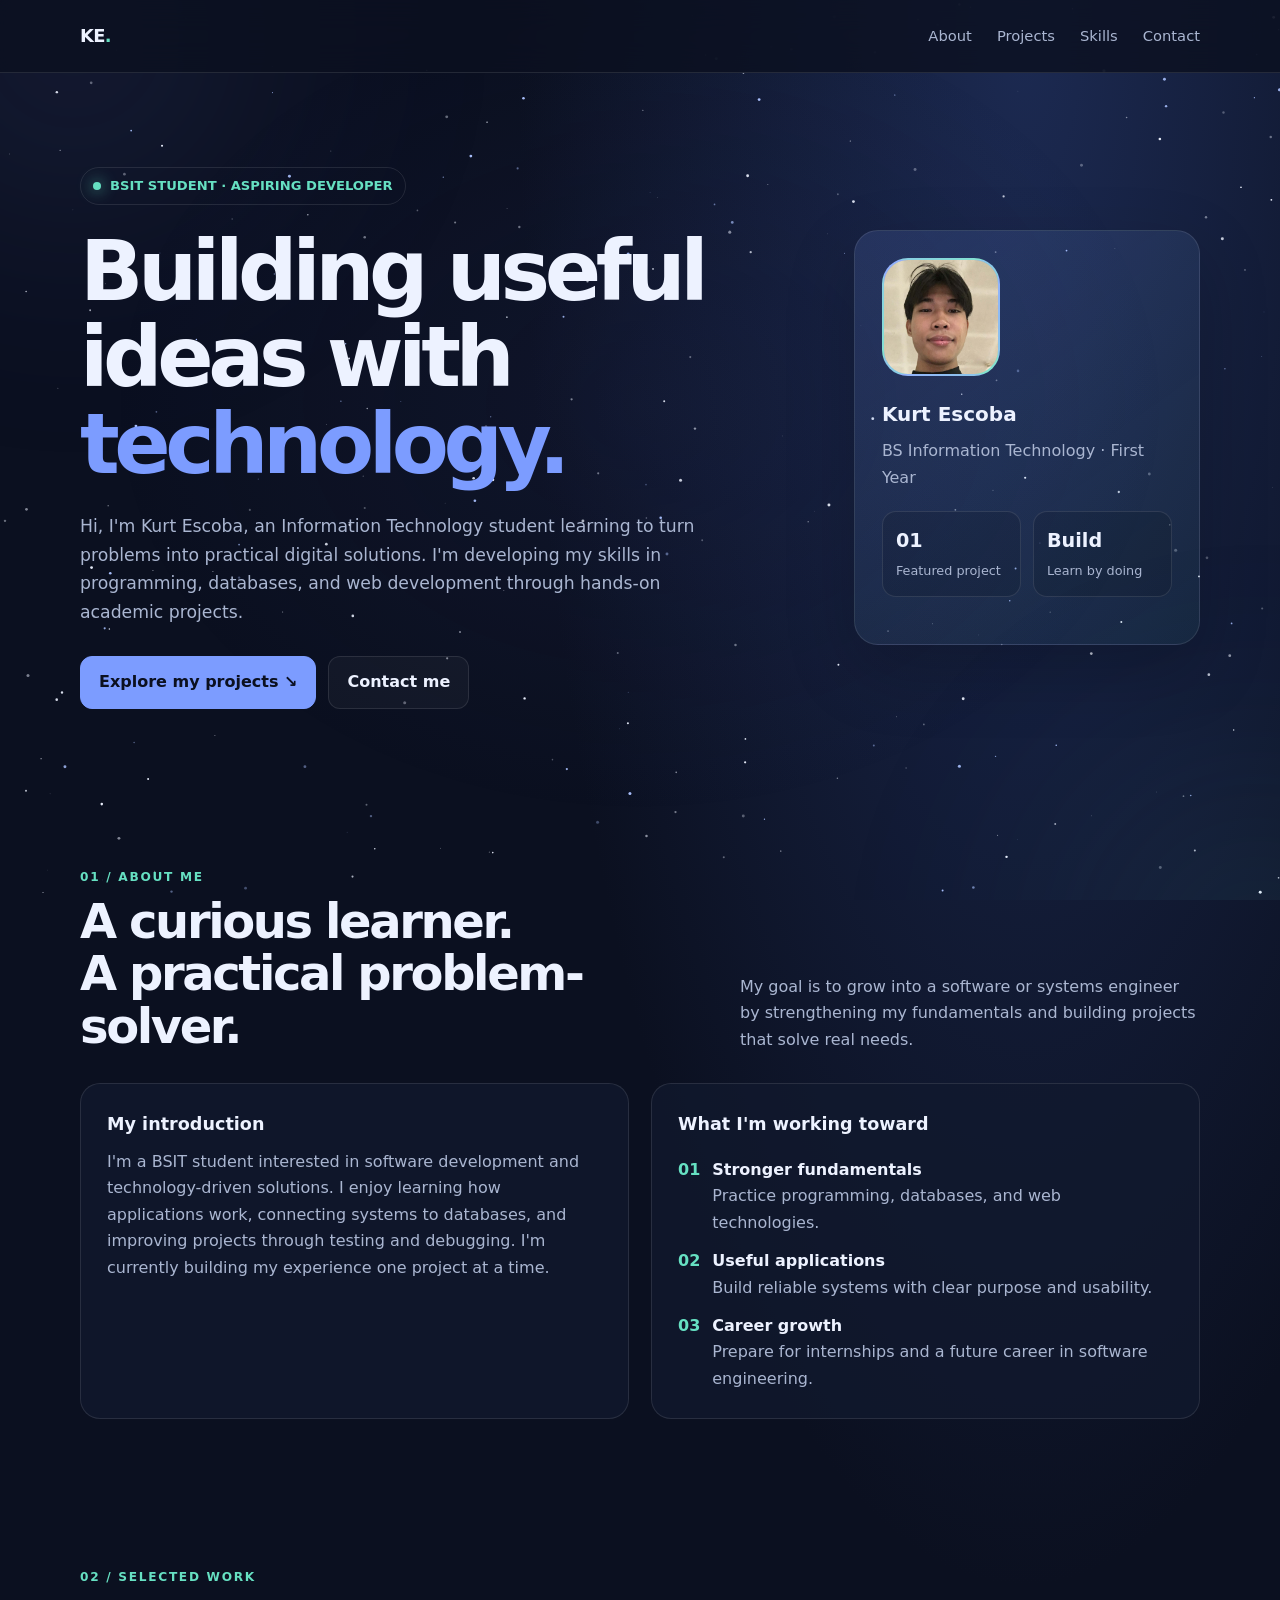
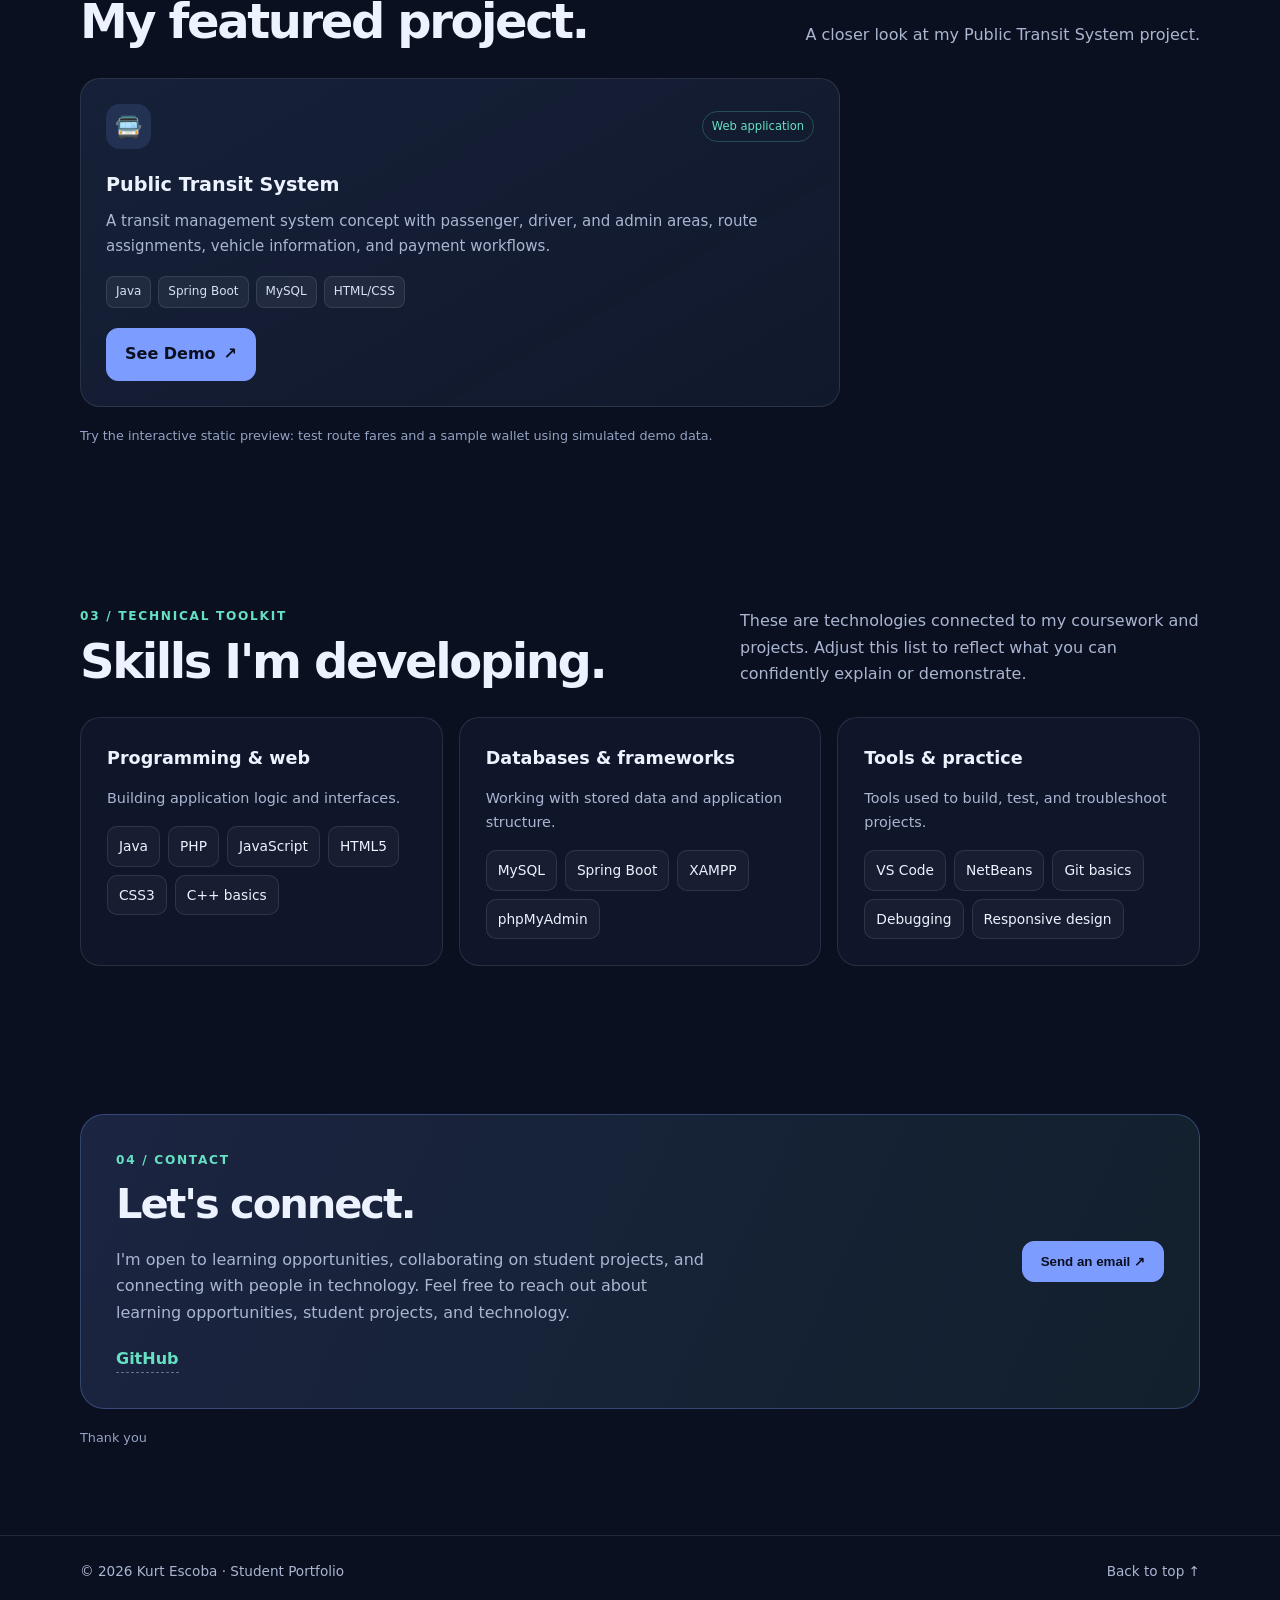
<file: index.html>
<!doctype html>
<html lang="en">
<head>
  <meta charset="utf-8">
  <meta name="viewport" content="width=device-width, initial-scale=1">
  <meta name="description" content="Portfolio of a BSIT student exploring software development and practical technology solutions.">
  <title>Kurt Escoba | IT Portfolio</title>
  <style>
    :root{--bg:#0b1020;--panel:#121a2e;--panel2:#17223a;--text:#edf2ff;--muted:#aab6d1;--accent:#7c9cff;--accent2:#66e0c2;--line:rgba(255,255,255,.1);--max:1120px}
    *{box-sizing:border-box}html{scroll-behavior:smooth;scroll-padding-top:90px}body{margin:0;background:radial-gradient(ellipse at 80% 0%,#1c2a52 0,transparent 35%),var(--bg);color:var(--text);font-family:Inter,ui-sans-serif,system-ui,-apple-system,BlinkMacSystemFont,"Segoe UI",sans-serif;line-height:1.65}a{color:inherit;text-decoration:none}.wrap{width:min(var(--max),calc(100% - 40px));margin:auto}.nav{position:sticky;top:0;z-index:10;background:rgba(11,16,32,.82);backdrop-filter:blur(16px);border-bottom:1px solid var(--line)}.navin{height:72px;display:flex;align-items:center;justify-content:space-between;gap:20px}.brand{font-weight:800;letter-spacing:-.04em;font-size:1.12rem}.brand span{color:var(--accent2)}.links{display:flex;gap:25px;color:var(--muted);font-size:.92rem}.links a:hover{color:var(--text)}.menu{display:none;background:none;border:1px solid var(--line);color:var(--text);border-radius:10px;padding:8px 11px;font-size:1rem}.hero{padding:94px 0 84px;display:grid;grid-template-columns:1.35fr .65fr;gap:55px;align-items:center}.eyebrow{display:inline-flex;align-items:center;gap:9px;border:1px solid var(--line);border-radius:999px;padding:7px 12px;color:var(--accent2);font-size:.82rem;font-weight:700}.dot{width:8px;height:8px;border-radius:50%;background:var(--accent2);box-shadow:0 0 15px var(--accent2)}h1{font-size:clamp(2.8rem,7vw,5.2rem);line-height:1.04;letter-spacing:-.065em;margin:24px 0}h1 em{font-style:normal;color:var(--accent)}.intro{max-width:650px;color:var(--muted);font-size:1.08rem}.actions{display:flex;flex-wrap:wrap;gap:12px;margin-top:30px}.btn{display:inline-flex;align-items:center;justify-content:center;gap:8px;padding:12px 18px;border-radius:12px;font-weight:750;border:1px solid var(--line);transition:transform .2s,background .2s}.btn:hover{transform:translateY(-2px)}.primary{background:var(--accent);color:#0b1020;border-color:var(--accent)}.secondary{background:rgba(255,255,255,.035)}.profile-card{padding:27px;border-radius:24px;border:1px solid var(--line);background:linear-gradient(145deg,rgba(124,156,255,.15),rgba(102,224,194,.06));box-shadow:0 25px 70px rgba(0,0,0,.2)}.avatar{width:118px;height:118px;border-radius:26px;display:block;object-fit:cover;object-position:center;border:2px solid rgba(255,255,255,.18);background:linear-gradient(135deg,var(--accent),var(--accent2));margin-bottom:22px}.profile-card h2{font-size:1.25rem;margin:0}.profile-card p{color:var(--muted);margin:7px 0 20px}.statrow{display:grid;grid-template-columns:1fr 1fr;gap:12px}.stat{padding:13px;border:1px solid var(--line);border-radius:14px;background:rgba(0,0,0,.12)}.stat strong{display:block;font-size:1.2rem}.stat span{font-size:.8rem;color:var(--muted)}section{padding:74px 0}.sectionhead{display:flex;justify-content:space-between;align-items:end;gap:20px;margin-bottom:30px}.kicker{color:var(--accent2);font-weight:800;text-transform:uppercase;letter-spacing:.14em;font-size:.76rem}.sectionhead h2{font-size:clamp(2rem,4vw,3rem);letter-spacing:-.05em;line-height:1.1;margin:8px 0 0}.sectionhead p{color:var(--muted);max-width:460px;margin:0}.aboutgrid{display:grid;grid-template-columns:1fr 1fr;gap:22px}.panel{padding:26px;border:1px solid var(--line);border-radius:20px;background:rgba(18,26,46,.76)}.panel h3{margin:0 0 10px;font-size:1.1rem}.panel p{color:var(--muted);margin:0}.values{display:grid;gap:12px;margin-top:18px}.value{display:flex;gap:12px;align-items:flex-start}.value b{color:var(--accent2)}.projects{display:grid;grid-template-columns:minmax(0,760px);gap:18px}.project{padding:25px;border:1px solid var(--line);border-radius:20px;background:linear-gradient(150deg,rgba(23,34,58,.95),rgba(18,26,46,.85));display:flex;flex-direction:column;min-height:255px;transition:transform .2s,border-color .2s}.project:hover{transform:translateY(-4px);border-color:rgba(124,156,255,.5)}.projecttop{display:flex;align-items:center;justify-content:space-between;gap:12px;margin-bottom:20px}.projecticon{width:45px;height:45px;border-radius:14px;display:grid;place-items:center;background:rgba(124,156,255,.14);font-size:1.35rem}.tag{font-size:.72rem;color:var(--accent2);border:1px solid rgba(102,224,194,.25);padding:5px 9px;border-radius:999px}.project h3{font-size:1.2rem;margin:0 0 8px}.project p{color:var(--muted);font-size:.94rem;margin:0 0 18px}.chips{display:flex;flex-wrap:wrap;gap:7px;margin-top:auto}.chip{font-size:.75rem;background:rgba(255,255,255,.06);border:1px solid var(--line);color:#d7e0f6;padding:5px 9px;border-radius:8px}.skillsgrid{display:grid;grid-template-columns:repeat(3,1fr);gap:16px}.skillgroup h3{margin:0 0 14px}.skillgroup p{color:var(--muted);font-size:.9rem;margin:0 0 15px}.skilllist{display:flex;flex-wrap:wrap;gap:8px}.skill{padding:8px 11px;border:1px solid var(--line);border-radius:10px;background:rgba(255,255,255,.035);font-size:.86rem}.contactbox{display:flex;align-items:center;justify-content:space-between;gap:28px;padding:35px;border-radius:24px;border:1px solid rgba(124,156,255,.3);background:linear-gradient(115deg,rgba(124,156,255,.15),rgba(102,224,194,.08))}.contactbox h2{font-size:clamp(1.8rem,4vw,2.6rem);letter-spacing:-.05em;margin:0 0 8px}.contactbox p{color:var(--muted);margin:0;max-width:600px}.contactlinks{display:flex;flex-wrap:wrap;gap:10px;margin-top:20px}.contactlinks a{border-bottom:1px dashed rgba(255,255,255,.35);color:var(--accent2);font-weight:650}.footer{border-top:1px solid var(--line);padding:24px 0;color:var(--muted);font-size:.85rem}.footerin{display:flex;justify-content:space-between;gap:20px;flex-wrap:wrap}.hint{font-size:.8rem;color:#93a2c2;margin-top:18px}.email-trigger{cursor:pointer;background:none;font:inherit;padding:0;border:0;border-bottom:1px dashed rgba(255,255,255,.35);color:var(--accent2);font-weight:650}.email-modal{position:fixed;inset:0;z-index:100;display:none;align-items:center;justify-content:center;padding:20px;background:rgba(3,7,18,.76);backdrop-filter:blur(8px)}.email-modal.open{display:flex}.email-dialog{width:min(100%,480px);padding:25px;border:1px solid var(--line);border-radius:20px;background:var(--panel);box-shadow:0 24px 80px rgba(0,0,0,.45)}.email-dialog-head{display:flex;align-items:center;justify-content:space-between;gap:16px;margin-bottom:8px}.email-dialog h3{margin:0;font-size:1.25rem}.modal-close{border:1px solid var(--line);background:rgba(255,255,255,.05);color:var(--text);border-radius:10px;padding:6px 11px;font-size:1.1rem;cursor:pointer}.email-dialog p{color:var(--muted);margin:0 0 18px}.email-address-row{display:flex;align-items:center;justify-content:space-between;gap:12px;padding:12px;border:1px solid var(--line);border-radius:12px;background:rgba(0,0,0,.16)}.email-address{overflow-wrap:anywhere;font-weight:650}.copy-btn{flex-shrink:0;display:inline-flex;align-items:center;gap:7px;padding:9px 12px;border:1px solid rgba(124,156,255,.35);border-radius:10px;background:rgba(124,156,255,.14);color:var(--text);font-weight:750;cursor:pointer}.copy-btn:hover{background:rgba(124,156,255,.24)}.copy-status{min-height:1.4em;margin-top:10px;color:var(--accent2);font-size:.85rem}.reveal{animation:rise .65s ease both}@keyframes rise{from{opacity:0;transform:translateY(14px)}to{opacity:1;transform:translateY(0)}}
    @media(max-width:760px){.wrap{width:min(100% - 30px,var(--max))}.navin{height:64px}.menu{display:block}.links{display:none;position:absolute;top:64px;left:0;right:0;padding:18px 22px 22px;background:#0f172b;border-bottom:1px solid var(--line);flex-direction:column;gap:15px}.links.open{display:flex}.hero{padding:65px 0 48px;grid-template-columns:1fr;gap:30px}.profile-card{max-width:500px}.sectionhead{align-items:flex-start;flex-direction:column}.aboutgrid,.projects{grid-template-columns:1fr}.skillsgrid{grid-template-columns:1fr}.contactbox{align-items:flex-start;flex-direction:column;padding:25px}section{padding:55px 0}}
    @media(prefers-reduced-motion:reduce){html{scroll-behavior:auto}*,*::before,*::after{animation-duration:.01ms!important;transition-duration:.01ms!important}}
  </style>
  <style>
    .ambient{position:fixed;inset:0;z-index:0;overflow:hidden;pointer-events:none;background:radial-gradient(ellipse at 50% 45%,rgba(37,44,91,.18),transparent 58%)}
    .ambient::before,.ambient::after{content:"";position:absolute;width:min(68vw,760px);aspect-ratio:1;border-radius:50%;filter:blur(105px);opacity:.16;will-change:transform}
    .ambient::before{top:-38%;left:-24%;background:radial-gradient(circle,rgba(124,156,255,.9),rgba(92,88,190,.25) 35%,transparent 70%);animation:ambient-drift 32s ease-in-out infinite alternate}
    .ambient::after{right:-28%;bottom:-48%;background:radial-gradient(circle,rgba(102,224,194,.8),rgba(73,119,197,.22) 36%,transparent 70%);animation:ambient-drift 38s ease-in-out -10s infinite alternate-reverse}
    .ambient canvas{position:absolute;inset:0;width:100%;height:100%}
    @keyframes ambient-drift{from{transform:translate3d(-3vw,-2vh,0) scale(.92)}to{transform:translate3d(5vw,7vh,0) scale(1.08)}}
    main,.footer{position:relative;z-index:1}
    .project-actions{margin-top:20px}
    @media(max-width:760px){.ambient::before,.ambient::after{width:100vw;filter:blur(80px);opacity:.13}}
    @media(prefers-reduced-motion:reduce){.ambient::before,.ambient::after{animation:none}}
  </style>
</head>
<body>
  <div class="ambient" aria-hidden="true"><canvas id="starfield"></canvas></div>
  <header class="nav"><div class="wrap navin"><a class="brand" href="#home">KE<span>.</span></a><button class="menu" id="menuBtn" aria-label="Toggle navigation" aria-expanded="false">☰</button><nav class="links" id="navLinks"><a href="#about">About</a><a href="#projects">Projects</a><a href="#skills">Skills</a><a href="#contact">Contact</a></nav></div></header>
  <main>
    <div class="wrap hero" id="home"><div class="reveal"><div class="eyebrow"><span class="dot"></span> BSIT STUDENT · ASPIRING DEVELOPER</div><h1>Building useful ideas with <em>technology.</em></h1><p class="intro">Hi, I'm Kurt Escoba, an Information Technology student learning to turn problems into practical digital solutions. I'm developing my skills in programming, databases, and web development through hands-on academic projects.</p><div class="actions"><a class="btn primary" href="#projects">Explore my projects ↘</a><a class="btn secondary" href="#contact">Contact me</a></div></div><aside class="profile-card reveal"><img class="avatar" src="profile.jpg" alt="Kurt Escoba profile photo"><h2>Kurt Escoba</h2><p>BS Information Technology · First Year</p><div class="statrow"><div class="stat"><strong>01</strong><span>Featured project</span></div><div class="stat"><strong>Build</strong><span>Learn by doing</span></div></div><p class="hint"></p></aside></div>
    <section id="about"><div class="wrap"><div class="sectionhead"><div><div class="kicker">01 / About me</div><h2>A curious learner.<br>A practical problem-solver.</h2></div><p>My goal is to grow into a software or systems engineer by strengthening my fundamentals and building projects that solve real needs.</p></div><div class="aboutgrid"><article class="panel"><h3>My introduction</h3><p>I'm a BSIT student interested in software development and technology-driven solutions. I enjoy learning how applications work, connecting systems to databases, and improving projects through testing and debugging. I'm currently building my experience one project at a time.</p></article><article class="panel"><h3>What I'm working toward</h3><div class="values"><div class="value"><b>01</b><div><strong>Stronger fundamentals</strong><p>Practice programming, databases, and web technologies.</p></div></div><div class="value"><b>02</b><div><strong>Useful applications</strong><p>Build reliable systems with clear purpose and usability.</p></div></div><div class="value"><b>03</b><div><strong>Career growth</strong><p>Prepare for internships and a future career in software engineering.</p></div></div></div></article></div></div></section>
    <section id="projects"><div class="wrap"><div class="sectionhead"><div><div class="kicker">02 / Selected work</div><h2>My featured project.</h2></div><p>A closer look at my Public Transit System project.</p></div><div class="projects">
      <article class="project"><div class="projecttop"><div class="projecticon">🚍</div><span class="tag">Web application</span></div><h3>Public Transit System</h3><p>A transit management system concept with passenger, driver, and admin areas, route assignments, vehicle information, and payment workflows.</p><div class="chips"><span class="chip">Java</span><span class="chip">Spring Boot</span><span class="chip">MySQL</span><span class="chip">HTML/CSS</span></div><div class="project-actions"><a class="btn primary" href="transit-demo.html">See Demo <span aria-hidden="true">↗</span></a></div></article>
    </div>
    <p class="hint">Try the interactive static preview: test route fares and a sample wallet using simulated demo data.</p>
    </div></section>
    <section id="skills"><div class="wrap"><div class="sectionhead"><div><div class="kicker">03 / Technical toolkit</div><h2>Skills I'm developing.</h2></div><p>These are technologies connected to my coursework and projects. Adjust this list to reflect what you can confidently explain or demonstrate.</p></div><div class="skillsgrid"><article class="panel skillgroup"><h3>Programming & web</h3><p>Building application logic and interfaces.</p><div class="skilllist"><span class="skill">Java</span><span class="skill">PHP</span><span class="skill">JavaScript</span><span class="skill">HTML5</span><span class="skill">CSS3</span><span class="skill">C++ basics</span></div></article><article class="panel skillgroup"><h3>Databases & frameworks</h3><p>Working with stored data and application structure.</p><div class="skilllist"><span class="skill">MySQL</span><span class="skill">Spring Boot</span><span class="skill">XAMPP</span><span class="skill">phpMyAdmin</span></div></article><article class="panel skillgroup"><h3>Tools & practice</h3><p>Tools used to build, test, and troubleshoot projects.</p><div class="skilllist"><span class="skill">VS Code</span><span class="skill">NetBeans</span><span class="skill">Git basics</span><span class="skill">Debugging</span><span class="skill">Responsive design</span></div></article></div></div></section>
    <section id="contact"><div class="wrap"><div class="contactbox"><div><div class="kicker">04 / Contact</div><h2>Let's connect.</h2><p>I'm open to learning opportunities, collaborating on student projects, and connecting with people in technology. Feel free to reach out about learning opportunities, student projects, and technology.</p><div class="contactlinks"><a href="https://github.com/escobakurtrussel-cyber" target="_blank" rel="noopener noreferrer">GitHub</a></div></div><button class="btn primary" id="sendEmailBtn" type="button" aria-haspopup="dialog" aria-controls="emailModal">Send an email ↗</button></div><p class="hint">Thank you</p></div></section>
  </main>
  <div class="email-modal" id="emailModal" role="dialog" aria-modal="true" aria-labelledby="emailModalTitle" aria-hidden="true">
    <div class="email-dialog">
      <div class="email-dialog-head"><h3 id="emailModalTitle">Contact by email</h3><button class="modal-close" id="closeEmailModal" type="button" aria-label="Close email popup">×</button></div>
      <p>Here's my email address. Use the copy button to copy it quickly.</p>
      <div class="email-address-row"><span class="email-address" id="emailAddress">escobakurtrussel@gmail.com</span><button class="copy-btn" id="copyEmailBtn" type="button"><span aria-hidden="true">▢</span> Copy</button></div>

      <div class="copy-status" id="copyStatus" aria-live="polite"></div>
    </div>
  </div>
  <footer class="footer"><div class="wrap footerin"><span>© <span id="year"></span> Kurt Escoba · Student Portfolio</span><a href="#home">Back to top ↑</a></div></footer>
  <script>
    const starCanvas=document.getElementById('starfield');
    const starContext=starCanvas.getContext('2d');
    const reducedMotion=window.matchMedia('(prefers-reduced-motion: reduce)');
    let stars=[];
    let shootingStar=null;
    let animationFrame=0;
    let lastShot=0;
    let lastFrame=0;
    let canvasWidth=0;
    let canvasHeight=0;
    function resizeStarfield(){
      cancelAnimationFrame(animationFrame);
      const ratio=Math.min(window.devicePixelRatio||1,2);
      canvasWidth=window.innerWidth;
      canvasHeight=window.innerHeight;
      starCanvas.width=Math.round(canvasWidth*ratio);
      starCanvas.height=Math.round(canvasHeight*ratio);
      starContext.setTransform(ratio,0,0,ratio,0,0);
      const count=Math.min(280,Math.max(70,Math.floor(canvasWidth*canvasHeight/4000)));
      stars=Array.from({length:count},()=>({x:Math.random()*canvasWidth,y:Math.random()*canvasHeight,radius:Math.random()*1.25+.3,phase:Math.random()*Math.PI*2,speed:Math.random()*.0015+.0004,vx:(Math.random()-.5)*8,vy:(Math.random()-.5)*8,blue:Math.random()>.68}));
      lastFrame=0;
      drawStarfield(performance.now());
    }
    function drawStarfield(time){
      const delta=lastFrame?Math.min((time-lastFrame)/1000,.05):0;
      lastFrame=time;
      starContext.clearRect(0,0,canvasWidth,canvasHeight);
      for(const star of stars){
        if(!reducedMotion.matches){
          star.x=(star.x+star.vx*delta+canvasWidth)%canvasWidth;
          star.y=(star.y+star.vy*delta+canvasHeight)%canvasHeight;
        }
        const opacity=reducedMotion.matches ? .72 : .3+((Math.sin(time*star.speed+star.phase)+1)*.34);
        starContext.beginPath();
        starContext.arc(star.x,star.y,star.radius,0,Math.PI*2);
        starContext.fillStyle=star.blue?`rgba(171,194,255,${opacity})`:`rgba(237,242,255,${opacity})`;
        starContext.fill();
      }
      if(!reducedMotion.matches){
        if(!shootingStar&&time-lastShot>7000+Math.random()*9000){shootingStar={x:Math.random()*canvasWidth*.75,y:Math.random()*canvasHeight*.35,progress:0};lastShot=time}
        if(shootingStar){
          const comet=shootingStar;
          comet.progress+=.012;
          const x=comet.x+comet.progress*canvasWidth*.45;
          const y=comet.y+comet.progress*canvasHeight*.35;
          const trail=starContext.createLinearGradient(x-115,y-70,x,y);
          trail.addColorStop(0,'rgba(124,156,255,0)');
          trail.addColorStop(1,'rgba(225,237,255,.8)');
          starContext.beginPath();
          starContext.moveTo(x-115,y-70);
          starContext.lineTo(x,y);
          starContext.strokeStyle=trail;
          starContext.lineWidth=1.5;
          starContext.stroke();
          starContext.beginPath();
          starContext.arc(x,y,1.8,0,Math.PI*2);
          starContext.fillStyle='rgba(255,255,255,.95)';
          starContext.fill();
          if(comet.progress>=1)shootingStar=null;
        }
        animationFrame=requestAnimationFrame(drawStarfield);
      }
    }
    function updateStarfieldMotion(){
      cancelAnimationFrame(animationFrame);
      shootingStar=null;
      lastFrame=0;
      drawStarfield(performance.now());
    }
    resizeStarfield();
    window.addEventListener('resize',resizeStarfield);
    reducedMotion.addEventListener('change',updateStarfieldMotion);
    document.addEventListener('visibilitychange',()=>{
      if(document.hidden)cancelAnimationFrame(animationFrame);
      else if(!reducedMotion.matches)animationFrame=requestAnimationFrame(drawStarfield);
    });
  </script>
  <script>
    const menuBtn=document.getElementById('menuBtn');const navLinks=document.getElementById('navLinks');menuBtn.addEventListener('click',()=>{const open=navLinks.classList.toggle('open');menuBtn.setAttribute('aria-expanded',String(open));menuBtn.textContent=open?'✕':'☰'});navLinks.querySelectorAll('a').forEach(link=>link.addEventListener('click',()=>{navLinks.classList.remove('open');menuBtn.setAttribute('aria-expanded','false');menuBtn.textContent='☰'}));document.getElementById('year').textContent=new Date().getFullYear();
    const emailModal=document.getElementById('emailModal');
    const sendEmailBtn=document.getElementById('sendEmailBtn');
    const closeEmailModal=document.getElementById('closeEmailModal');
    const copyEmailBtn=document.getElementById('copyEmailBtn');
    const emailAddress=document.getElementById('emailAddress').textContent.trim();
    const copyStatus=document.getElementById('copyStatus');
    function openEmailModal(){emailModal.classList.add('open');emailModal.setAttribute('aria-hidden','false');copyStatus.textContent='';closeEmailModal.focus()}
    function hideEmailModal(){emailModal.classList.remove('open');emailModal.setAttribute('aria-hidden','true');sendEmailBtn.focus()}
    sendEmailBtn.addEventListener('click',openEmailModal);
    closeEmailModal.addEventListener('click',hideEmailModal);
    emailModal.addEventListener('click',event=>{if(event.target===emailModal)hideEmailModal()});
    document.addEventListener('keydown',event=>{if(event.key==='Escape'&&emailModal.classList.contains('open'))hideEmailModal()});
    copyEmailBtn.addEventListener('click',async()=>{
      try{
        if(navigator.clipboard&&window.isSecureContext){await navigator.clipboard.writeText(emailAddress)}
        else{const temporary=document.createElement('textarea');temporary.value=emailAddress;temporary.setAttribute('readonly','');temporary.style.position='fixed';temporary.style.opacity='0';document.body.appendChild(temporary);temporary.select();const copied=document.execCommand('copy');temporary.remove();if(!copied)throw new Error('Copy command failed')}
        copyStatus.textContent='Email copied to clipboard!';copyEmailBtn.innerHTML='<span aria-hidden="true">✓</span> Copied';
      }catch(error){copyStatus.textContent='Copy was blocked by your browser. Please select and copy the email address manually.'}
    });
    emailModal.addEventListener('transitionend',()=>{});
  </script>
</body>
</html>
</file>
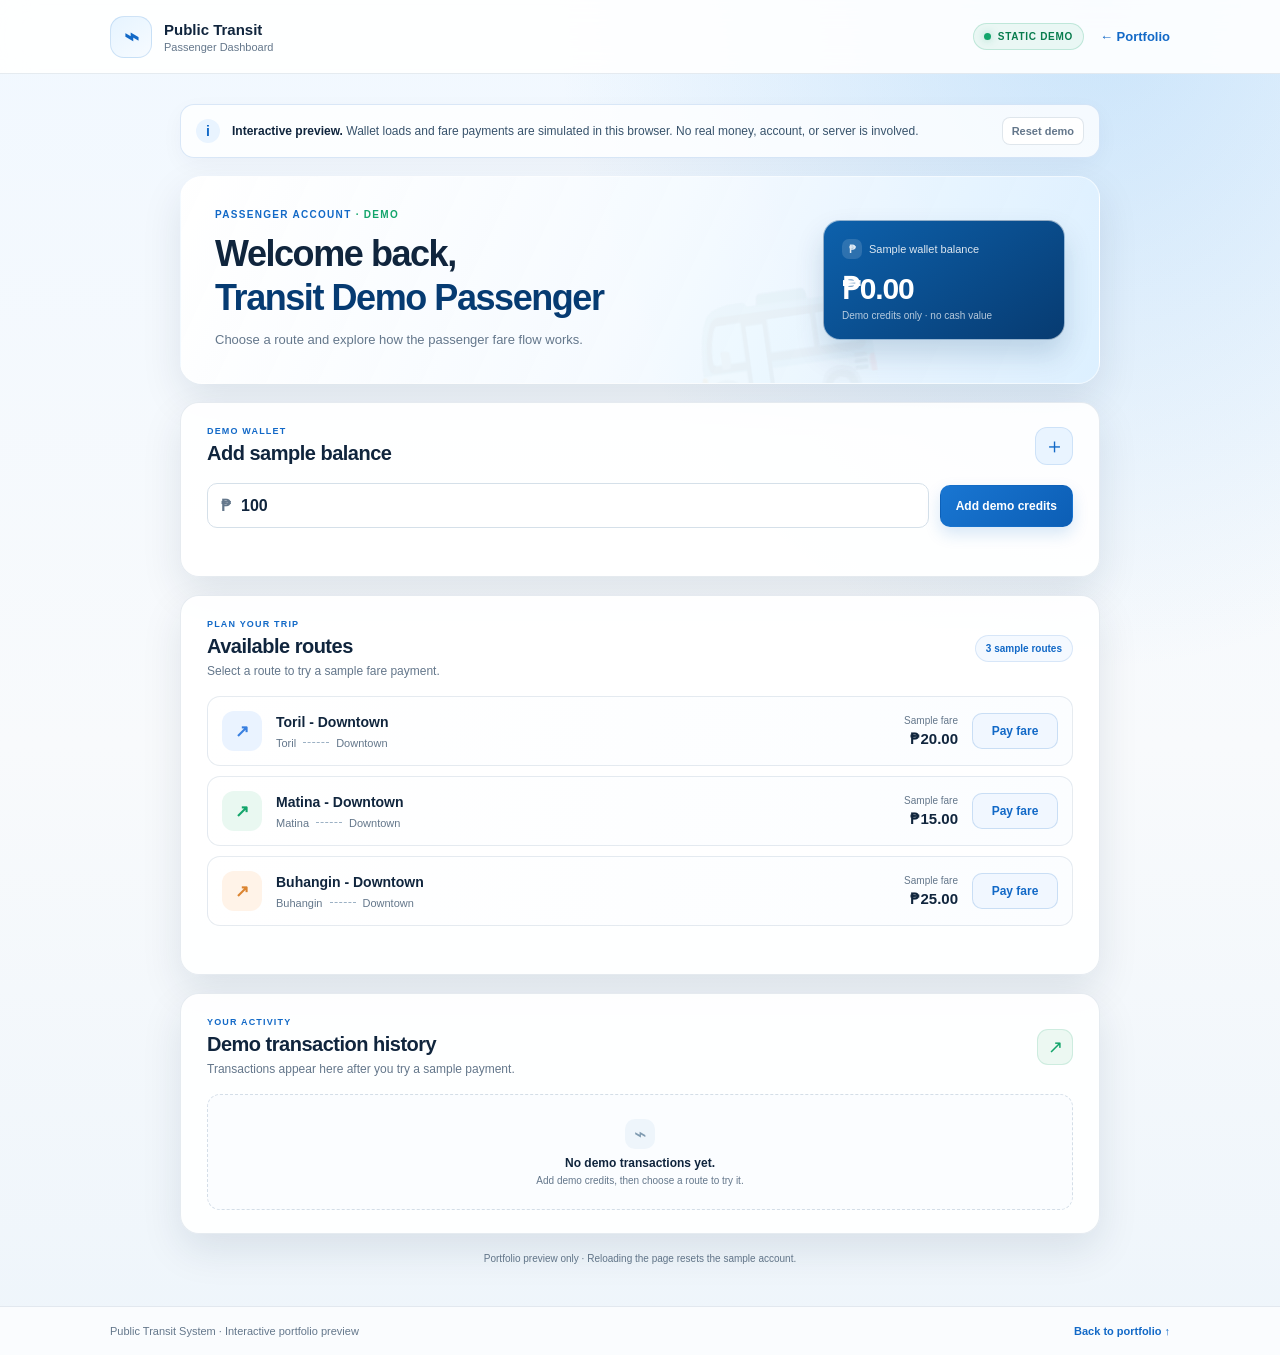
<file: transit-demo.html>
<!doctype html>
<html lang="en">
<head>
  <meta charset="utf-8">
  <meta name="viewport" content="width=device-width, initial-scale=1">
  <meta name="description" content="Interactive static preview of Kurt Escoba's Public Transit System passenger dashboard.">
  <title>Passenger Demo | Public Transit</title>
  <link rel="stylesheet" href="transit-demo.css">
  <script src="transit-demo.js" defer></script>
</head>
<body>
  <header class="topbar">
    <a class="brand" href="index.html#projects" aria-label="Return to Kurt's portfolio">
      <span class="brand-icon" aria-hidden="true">⌁</span>
      <span>Public Transit<small>Passenger Dashboard</small></span>
    </a>
    <div class="topbar-actions">
      <span class="demo-pill"><span aria-hidden="true"></span> STATIC DEMO</span>
      <a class="back-link" href="index.html#projects">← Portfolio</a>
    </div>
  </header>

  <main class="dashboard">
    <section class="demo-notice" aria-label="Demo information">
      <span class="notice-icon" aria-hidden="true">i</span>
      <p><strong>Interactive preview.</strong> Wallet loads and fare payments are simulated in this browser. No real money, account, or server is involved.</p>
      <button class="reset-button" id="resetDemo" type="button">Reset demo</button>
    </section>

    <section class="welcome-card" aria-labelledby="welcomeTitle">
      <div>
        <p class="eyebrow">PASSENGER ACCOUNT <span>· DEMO</span></p>
        <h1 id="welcomeTitle">Welcome back,<br><span>Transit Demo Passenger</span></h1>
        <p class="welcome-copy">Choose a route and explore how the passenger fare flow works.</p>
      </div>
      <div class="wallet-card">
        <span class="wallet-label"><span aria-hidden="true">₱</span> Sample wallet balance</span>
        <strong id="walletBalance" aria-live="polite">₱0.00</strong>
        <span class="wallet-caption">Demo credits only · no cash value</span>
      </div>
      <span class="welcome-decoration" aria-hidden="true">🚌</span>
    </section>

    <section class="card load-card" aria-labelledby="loadTitle">
      <div class="section-heading">
        <div>
          <p class="section-kicker">DEMO WALLET</p>
          <h2 id="loadTitle">Add sample balance</h2>
        </div>
        <span class="section-icon" aria-hidden="true">＋</span>
      </div>
      <form class="load-form" id="loadForm">
        <label class="sr-only" for="loadAmount">Amount to add in demo credits</label>
        <div class="amount-input">
          <span aria-hidden="true">₱</span>
          <input id="loadAmount" name="amount" type="number" min="1" max="5000" step="1" value="100" inputmode="decimal" required>
        </div>
        <button class="button button-primary" type="submit">Add demo credits</button>
      </form>
      <p class="form-message" id="loadMessage" role="status" aria-live="polite"></p>
    </section>

    <section class="card routes-card" aria-labelledby="routesTitle">
      <div class="section-heading">
        <div>
          <p class="section-kicker">PLAN YOUR TRIP</p>
          <h2 id="routesTitle">Available routes</h2>
          <p class="section-description">Select a route to try a sample fare payment.</p>
        </div>
        <span class="route-count">3 sample routes</span>
      </div>
      <div class="route-list">
        <article class="route-card">
          <div class="route-icon blue" aria-hidden="true">↗</div>
          <div class="route-info">
            <h3>Toril - Downtown</h3>
            <p><span>Toril</span><span class="route-line" aria-hidden="true"></span><span>Downtown</span></p>
          </div>
          <div class="route-fare"><span>Sample fare</span><strong>₱20.00</strong></div>
          <button class="button button-pay" type="button" data-route="Toril - Downtown" data-fare="20.00">Pay fare</button>
        </article>
        <article class="route-card">
          <div class="route-icon green" aria-hidden="true">↗</div>
          <div class="route-info">
            <h3>Matina - Downtown</h3>
            <p><span>Matina</span><span class="route-line" aria-hidden="true"></span><span>Downtown</span></p>
          </div>
          <div class="route-fare"><span>Sample fare</span><strong>₱15.00</strong></div>
          <button class="button button-pay" type="button" data-route="Matina - Downtown" data-fare="15.00">Pay fare</button>
        </article>
        <article class="route-card">
          <div class="route-icon orange" aria-hidden="true">↗</div>
          <div class="route-info">
            <h3>Buhangin - Downtown</h3>
            <p><span>Buhangin</span><span class="route-line" aria-hidden="true"></span><span>Downtown</span></p>
          </div>
          <div class="route-fare"><span>Sample fare</span><strong>₱25.00</strong></div>
          <button class="button button-pay" type="button" data-route="Buhangin - Downtown" data-fare="25.00">Pay fare</button>
        </article>
      </div>
      <p class="form-message" id="routeMessage" role="status" aria-live="polite"></p>
    </section>

    <section class="card history-card" aria-labelledby="historyTitle">
      <div class="section-heading">
        <div>
          <p class="section-kicker">YOUR ACTIVITY</p>
          <h2 id="historyTitle">Demo transaction history</h2>
          <p class="section-description">Transactions appear here after you try a sample payment.</p>
        </div>
        <span class="history-icon" aria-hidden="true">↗</span>
      </div>
      <div class="history-list" id="historyList" aria-live="polite">
        <div class="empty-state">
          <span class="empty-icon" aria-hidden="true">⌁</span>
          <p>No demo transactions yet.</p>
          <span>Add demo credits, then choose a route to try it.</span>
        </div>
      </div>
    </section>
    <p class="page-disclaimer">Portfolio preview only · Reloading the page resets the sample account.</p>
  </main>

  <dialog class="confirm-dialog" id="paymentDialog" aria-labelledby="paymentTitle">
    <form method="dialog" class="dialog-content" id="paymentForm">
      <span class="dialog-icon" aria-hidden="true">🚌</span>
      <p class="section-kicker">SAMPLE TRANSACTION</p>
      <h2 id="paymentTitle">Confirm demo fare</h2>
      <p class="confirm-route" id="confirmRoute"></p>
      <p class="confirm-amount" id="confirmAmount"></p>
      <p class="dialog-note">This only changes the sample balance in this page. No real payment will be made.</p>
      <div class="dialog-actions">
        <button class="button button-secondary" value="cancel">Cancel</button>
        <button class="button button-primary" id="confirmPayment" value="confirm">Confirm demo fare</button>
      </div>
    </form>
  </dialog>

  <div class="toast" id="toast" role="status" aria-live="polite"></div>
  <footer class="footer"><span>Public Transit System · Interactive portfolio preview</span><a href="index.html#projects">Back to portfolio ↑</a></footer>
</body>
</html>
</file>
<file: transit-demo.css>
:root {
  color-scheme: light;
  --navy: #063b72;
  --navy-dark: #042b54;
  --blue: #1269c7;
  --blue-soft: #e9f4ff;
  --text: #10253d;
  --muted: #64778b;
  --line: rgba(14, 66, 112, 0.13);
  --green: #13a56b;
  --shadow: 0 16px 40px rgba(4, 38, 72, 0.1);
}

* { box-sizing: border-box; }

body {
  min-width: 320px;
  min-height: 100vh;
  margin: 0;
  color: var(--text);
  background:
    radial-gradient(ellipse at 86% 0, rgba(113, 183, 241, .3), transparent 34rem),
    linear-gradient(180deg, #f1f8ff, #f8fafc 55%, #eef5fb);
  font-family: Arial, Helvetica, sans-serif;
}

button, input { font: inherit; }
button, a { -webkit-tap-highlight-color: transparent; }
a { color: inherit; text-decoration: none; }

.topbar {
  position: sticky;
  top: 0;
  z-index: 3;
  display: flex;
  min-height: 74px;
  align-items: center;
  justify-content: space-between;
  gap: 18px;
  padding: 11px max(24px, calc((100vw - 1060px) / 2));
  border-bottom: 1px solid rgba(14, 66, 112, .1);
  background: rgba(255, 255, 255, .89);
  backdrop-filter: blur(16px);
}

.brand, .topbar-actions, .demo-pill, .section-heading, .load-form,
.route-card, .route-info > p, .route-fare, .dialog-actions, .footer {
  display: flex;
  align-items: center;
}

.brand { gap: 12px; font-size: 15px; font-weight: 800; }
.brand small { display: block; margin-top: 3px; color: var(--muted); font-size: 11px; font-weight: 500; }
.brand-icon, .section-icon, .route-icon, .history-icon, .empty-icon, .notice-icon {
  display: grid;
  flex: 0 0 auto;
  place-items: center;
}

.brand-icon {
  width: 42px;
  height: 42px;
  border: 1px solid rgba(18, 105, 199, .16);
  border-radius: 14px;
  background: linear-gradient(145deg, #e6f4ff, #f7fbff);
  color: var(--blue);
  font-size: 25px;
}

.topbar-actions { gap: 16px; }
.demo-pill { gap: 7px; padding: 7px 10px; border: 1px solid rgba(19, 165, 107, .2); border-radius: 999px; background: rgba(19, 165, 107, .07); color: #087c4e; font-size: 10px; font-weight: 800; letter-spacing: .07em; }
.demo-pill > span { width: 7px; height: 7px; border-radius: 50%; background: var(--green); box-shadow: 0 0 9px rgba(19, 165, 107, .4); }
.back-link { color: var(--blue); font-size: 13px; font-weight: 700; }
.back-link:hover, .footer a:hover { text-decoration: underline; }

.dashboard { width: min(100% - 40px, 920px); margin: 30px auto 42px; }
.demo-notice { display: flex; align-items: center; gap: 12px; margin-bottom: 18px; padding: 12px 15px; border: 1px solid rgba(18, 105, 199, .15); border-radius: 14px; background: rgba(255, 255, 255, .78); color: #38536c; box-shadow: 0 7px 22px rgba(4, 38, 72, .04); animation: rise-in .55s both; }
.notice-icon { width: 24px; height: 24px; border-radius: 50%; background: var(--blue-soft); color: var(--blue); font-size: 14px; font-weight: 800; }
.demo-notice p { flex: 1; margin: 0; font-size: 12px; line-height: 1.55; }
.demo-notice strong { color: var(--text); }
.reset-button { position: relative; overflow: hidden; padding: 7px 9px; border: 1px solid var(--line); border-radius: 8px; background: white; color: var(--muted); font-size: 11px; font-weight: 700; cursor: pointer; white-space: nowrap; transition: border-color .2s, color .2s, background .2s, transform .2s, box-shadow .2s; }
.reset-button:hover { transform: translateY(-2px); border-color: rgba(18, 105, 199, .35); background: #f5faff; color: var(--blue); box-shadow: 0 6px 14px rgba(18, 105, 199, .1); }
.reset-button:active { transform: scale(.96); }

.welcome-card {
  position: relative;
  display: flex;
  min-height: 208px;
  align-items: center;
  justify-content: space-between;
  gap: 24px;
  overflow: hidden;
  margin-bottom: 18px;
  padding: 30px 34px;
  border: 1px solid rgba(255, 255, 255, .58);
  border-radius: 22px;
  background: linear-gradient(115deg, rgba(255,255,255,.97) 0%, rgba(245,250,255,.93) 51%, rgba(219,239,255,.9) 100%);
  box-shadow: var(--shadow);
  animation: rise-in .65s .06s both;
}

.welcome-card > div:first-child { position: relative; z-index: 1; }
.eyebrow, .section-kicker { color: var(--blue); font-size: 10px; font-weight: 800; letter-spacing: .13em; }
.eyebrow { margin: 0 0 12px; }
.eyebrow span { color: var(--green); }
.welcome-card h1 { margin: 0; font-size: clamp(24px, 3.8vw, 36px); letter-spacing: -.04em; line-height: 1.2; }
.welcome-card h1 span { color: var(--navy); }
.welcome-copy { max-width: 430px; margin: 11px 0 0; color: var(--muted); font-size: 13px; line-height: 1.6; }
.wallet-card { position: relative; z-index: 1; width: min(100%, 242px); flex: 0 0 242px; padding: 18px; border: 1px solid rgba(255,255,255,.56); border-radius: 17px; background: linear-gradient(145deg, #0d61ac, #073b71); color: white; box-shadow: 0 15px 28px rgba(5, 58, 107, .17); transition: transform .3s, box-shadow .3s; }
.wallet-card:hover { transform: translateY(-3px); box-shadow: 0 20px 34px rgba(5, 58, 107, .24); }
.wallet-label { display: flex; align-items: center; gap: 7px; color: rgba(255,255,255,.86); font-size: 11px; }
.wallet-label span { display: grid; width: 20px; height: 20px; place-items: center; border-radius: 7px; background: rgba(255,255,255,.14); font-weight: 800; }
.wallet-card strong { display: block; margin-top: 12px; font-size: 30px; letter-spacing: -.04em; }
.wallet-card strong.is-updated { animation: balance-pop .48s cubic-bezier(.2,.8,.2,1); }
.wallet-card.is-celebrating { animation: wallet-glow .72s ease-out; }
.wallet-caption { display: block; margin-top: 4px; color: rgba(255,255,255,.7); font-size: 10px; }
.welcome-decoration { position: absolute; right: 24%; bottom: -32px; color: rgba(18, 105, 199, .045); font-size: 155px; transform: rotate(-8deg); }

.card { margin-top: 18px; padding: 23px 26px; border: 1px solid rgba(14, 66, 112, .1); border-radius: 19px; background: rgba(255, 255, 255, .91); box-shadow: var(--shadow); animation: rise-in .6s both; }
.load-card { animation-delay: .14s; }
.routes-card { animation-delay: .22s; }
.history-card { animation-delay: .3s; }
.section-heading { justify-content: space-between; gap: 16px; }
.section-kicker { margin: 0 0 6px; font-size: 9px; }
.section-heading h2 { margin: 0; font-size: 20px; letter-spacing: -.025em; }
.section-description { margin: 6px 0 0; color: var(--muted); font-size: 12px; }
.section-icon { width: 38px; height: 38px; border: 1px solid rgba(18, 105, 199, .13); border-radius: 12px; background: var(--blue-soft); color: var(--blue); font-size: 21px; transition: transform .25s, background .25s; }
.load-card:hover .section-icon { transform: rotate(90deg); background: #dcedff; }

.load-form { gap: 11px; margin-top: 18px; }
.amount-input { display: flex; min-height: 45px; flex: 1; align-items: center; gap: 8px; padding: 0 13px; border: 1px solid #d5e0e9; border-radius: 10px; background: #fff; transition: border-color .2s, box-shadow .2s, transform .2s; }
.amount-input > span { color: var(--muted); font-weight: 700; }
.amount-input input { width: 100%; min-width: 0; border: 0; outline: 0; background: transparent; color: var(--text); font-weight: 700; }
.amount-input:focus-within { border-color: #4b9bea; box-shadow: 0 0 0 3px rgba(18, 105, 199, .09); }
.button { position: relative; isolation: isolate; overflow: hidden; display: inline-flex; min-height: 42px; align-items: center; justify-content: center; gap: 7px; padding: 10px 15px; border: 1px solid transparent; border-radius: 10px; font-size: 12px; font-weight: 800; cursor: pointer; transition: background .2s, border-color .2s, transform .2s, box-shadow .2s, filter .2s; }
.button::before { position: absolute; z-index: -1; top: -50%; left: -65%; width: 42%; height: 200%; background: linear-gradient(90deg, transparent, rgba(255,255,255,.4), transparent); content: ""; transform: skewX(-20deg); transition: left .5s ease; }
.button:hover { transform: translateY(-2px); filter: saturate(1.12); }
.button:hover::before { left: 125%; }
.button:active { transform: scale(.96); }
.button.is-clicked { animation: button-tap .24s ease; }
.button-ripple { position: absolute; z-index: -1; width: 15px; height: 15px; border-radius: 50%; background: rgba(255,255,255,.48); pointer-events: none; transform: translate(-50%,-50%) scale(0); animation: button-ripple .55s ease-out forwards; }
.button:focus-visible, a:focus-visible, .reset-button:focus-visible { outline: 3px solid rgba(18, 105, 199, .35); outline-offset: 3px; }
.button-primary { background: linear-gradient(135deg, #1976d2, #0c5eb5); color: white; box-shadow: 0 7px 16px rgba(18, 105, 199, .17); }
.button-primary:hover { background: linear-gradient(135deg, #2283e5, #0a55a4); box-shadow: 0 10px 22px rgba(18, 105, 199, .28); }
.button-secondary { border-color: var(--line); background: white; color: var(--text); }
.button-secondary:hover { border-color: rgba(18, 105, 199, .25); background: #f6faff; box-shadow: 0 7px 16px rgba(4, 38, 72, .08); }
.form-message { min-height: 16px; margin: 9px 0 0; color: #087c4e; font-size: 11px; }
.form-message.is-updated { animation: message-in .3s ease both; }
.form-message[data-kind="error"] { color: #c33b43; }

.route-count { padding: 7px 10px; border: 1px solid rgba(18, 105, 199, .13); border-radius: 999px; background: #f4f9ff; color: var(--blue); font-size: 10px; font-weight: 700; white-space: nowrap; }
.route-list { display: grid; gap: 10px; margin-top: 18px; }
.route-card { min-width: 0; gap: 14px; padding: 14px; border: 1px solid rgba(14, 66, 112, .1); border-radius: 13px; background: linear-gradient(100deg, #fff, #fbfdff); transition: transform .25s, border-color .25s, box-shadow .25s, background .25s; }
.route-card:hover { transform: translateY(-3px); border-color: rgba(18, 105, 199, .23); background: linear-gradient(100deg, #fff, #f3f9ff); box-shadow: 0 12px 24px rgba(4, 38, 72, .08); }
.route-icon { width: 40px; height: 40px; border-radius: 12px; font-size: 17px; font-weight: 800; transition: transform .3s cubic-bezier(.2,.8,.2,1), box-shadow .3s; }
.route-card:hover .route-icon { transform: translateX(3px) rotate(-8deg) scale(1.08); box-shadow: 0 5px 12px rgba(18, 105, 199, .12); }
.route-icon.blue { background: #eaf3ff; color: #387fe0; }
.route-icon.green { background: #e9f8f1; color: #13a56b; }
.route-icon.orange { background: #fff3e8; color: #db8430; }
.route-info { min-width: 0; flex: 1; }
.route-info h3 { margin: 0; font-size: 14px; }
.route-info > p { gap: 7px; margin: 7px 0 0; color: var(--muted); font-size: 11px; }
.route-line { width: 26px; height: 1px; border-top: 1px dashed #9cb1c4; }
.route-fare { min-width: 86px; flex-direction: column; align-items: flex-end; gap: 4px; }
.route-fare span { color: var(--muted); font-size: 10px; }
.route-fare strong { font-size: 15px; }
.button-pay { min-width: 86px; min-height: 36px; border-color: rgba(18, 105, 199, .18); background: #f1f7ff; color: var(--blue); }
.button-pay::before { background: linear-gradient(90deg, transparent, rgba(18,105,199,.12), transparent); }
.button-pay:hover { border-color: rgba(18, 105, 199, .35); background: #e7f2ff; box-shadow: 0 6px 15px rgba(18, 105, 199, .12); }

.history-icon { width: 36px; height: 36px; border: 1px solid rgba(19, 165, 107, .14); border-radius: 11px; background: #ecf8f2; color: var(--green); font-size: 18px; transition: transform .25s; }
.history-card:hover .history-icon { transform: rotate(12deg) scale(1.08); }
.history-list { margin-top: 18px; }
.empty-state { display: grid; min-height: 116px; place-content: center; justify-items: center; gap: 5px; border: 1px dashed rgba(14, 66, 112, .16); border-radius: 13px; background: #fbfdff; text-align: center; }
.empty-icon { width: 30px; height: 30px; margin-bottom: 2px; border-radius: 10px; background: #eef5fb; color: #7f9ab0; font-size: 21px; }
.empty-state p { margin: 0; font-size: 12px; font-weight: 700; }
.empty-state > span:last-child { color: var(--muted); font-size: 10px; }
.transaction { display: flex; align-items: center; justify-content: space-between; gap: 12px; padding: 13px 4px; border-bottom: 1px solid rgba(14, 66, 112, .09); animation: transaction-in .42s cubic-bezier(.2,.8,.2,1) both; }
.transaction:last-child { border-bottom: 0; }
.transaction-route { font-size: 12px; font-weight: 700; }
.transaction-date { display: block; margin-top: 4px; color: var(--muted); font-size: 10px; }
.transaction-amount { white-space: nowrap; color: #c33b43; font-size: 12px; font-weight: 800; }
.page-disclaimer { margin: 19px 0; color: var(--muted); font-size: 10px; text-align: center; }

.confirm-dialog { width: min(100% - 30px, 400px); padding: 0; border: 1px solid rgba(14, 66, 112, .14); border-radius: 19px; background: white; color: var(--text); box-shadow: 0 24px 70px rgba(4, 38, 72, .28); opacity: 0; transform: translateY(14px) scale(.97); transition: opacity .22s ease, transform .22s cubic-bezier(.2,.8,.2,1), display .22s allow-discrete, overlay .22s allow-discrete; }
.confirm-dialog[open] { opacity: 1; transform: translateY(0) scale(1); }
@starting-style { .confirm-dialog[open] { opacity: 0; transform: translateY(14px) scale(.97); } }
.confirm-dialog::backdrop { background: rgba(3, 24, 45, .55); backdrop-filter: blur(4px); }
.dialog-content { padding: 24px; text-align: center; }
.dialog-icon { display: grid; width: 45px; height: 45px; place-items: center; margin: 0 auto 13px; border-radius: 15px; background: var(--blue-soft); font-size: 23px; }
.dialog-content .section-kicker { margin: 0 0 7px; }
.dialog-content h2 { margin: 0; font-size: 22px; }
.confirm-route { margin: 14px 0 4px; font-size: 13px; font-weight: 700; }
.confirm-amount { margin: 0; color: var(--blue); font-size: 25px; font-weight: 800; }
.dialog-note { margin: 11px 0 0; color: var(--muted); font-size: 11px; line-height: 1.5; }
.dialog-actions { justify-content: center; gap: 9px; margin-top: 20px; }
.toast { position: fixed; right: 20px; bottom: 20px; z-index: 5; max-width: calc(100% - 40px); padding: 12px 16px; border: 1px solid rgba(255,255,255,.13); border-radius: 11px; background: #103c65; color: white; box-shadow: 0 12px 30px rgba(4, 38, 72, .22); font-size: 12px; opacity: 0; pointer-events: none; transform: translateY(9px) scale(.97); transition: opacity .2s, transform .2s cubic-bezier(.2,.8,.2,1); }
.toast.is-visible { opacity: 1; transform: translateY(0) scale(1); }
.footer { justify-content: space-between; gap: 16px; padding: 18px max(24px, calc((100vw - 1060px) / 2)); border-top: 1px solid rgba(14, 66, 112, .1); background: rgba(255,255,255,.7); color: var(--muted); font-size: 11px; }
.footer a { color: var(--blue); font-weight: 700; }
.sr-only { position: absolute; width: 1px; height: 1px; padding: 0; margin: -1px; overflow: hidden; clip: rect(0,0,0,0); white-space: nowrap; border: 0; }

@keyframes rise-in { from { opacity: 0; transform: translateY(14px); } to { opacity: 1; transform: translateY(0); } }
@keyframes button-ripple { to { opacity: 0; transform: translate(-50%,-50%) scale(12); } }
@keyframes button-tap { 50% { transform: scale(.95); } }
@keyframes balance-pop { 0% { transform: scale(1); } 45% { color: #d7ffe9; transform: scale(1.14); } 100% { transform: scale(1); } }
@keyframes wallet-glow { 30% { box-shadow: 0 0 0 6px rgba(19, 165, 107, .16), 0 18px 34px rgba(5, 58, 107, .24); } 100% { box-shadow: 0 15px 28px rgba(5, 58, 107, .17); } }
@keyframes message-in { from { opacity: 0; transform: translateY(4px); } to { opacity: 1; transform: translateY(0); } }
@keyframes transaction-in { from { opacity: 0; transform: translateY(10px); } to { opacity: 1; transform: translateY(0); } }
@keyframes input-shake { 25%, 75% { transform: translateX(-3px); } 50% { transform: translateX(3px); } }
.amount-input.is-invalid { animation: input-shake .28s ease; border-color: #db6168; }

@media (max-width: 650px) {
  .topbar { min-height: 66px; padding: 10px 16px; }
  .topbar-actions { gap: 10px; }
  .dashboard { width: min(100% - 28px, 520px); margin: 18px auto 30px; }
  .demo-notice { align-items: flex-start; gap: 9px; padding: 11px; }
  .demo-notice p { font-size: 11px; }
  .welcome-card { min-height: 0; align-items: stretch; flex-direction: column; gap: 18px; padding: 23px 20px; }
  .wallet-card { width: 100%; flex-basis: auto; }
  .welcome-decoration { right: 6px; bottom: 75px; font-size: 105px; }
  .card { padding: 19px 16px; }
  .route-card { display: grid; grid-template-columns: 39px minmax(0, 1fr) auto; gap: 9px 11px; padding: 12px; }
  .route-icon { width: 38px; height: 38px; }
  .route-info h3 { font-size: 12px; }
  .route-fare { min-width: auto; grid-column: 2; grid-row: 2; align-items: flex-start; }
  .button-pay { min-width: 79px; grid-column: 3; grid-row: 1 / span 2; align-self: center; }
  .route-info > p { gap: 5px; font-size: 10px; }
  .route-line { width: 17px; }
  .section-heading h2 { font-size: 18px; }
}

@media (max-width: 390px) {
  .demo-pill { padding: 6px 8px; font-size: 9px; }
  .back-link { font-size: 11px; }
  .brand { gap: 8px; font-size: 13px; }
  .brand-icon { width: 37px; height: 37px; }
  .demo-notice { flex-wrap: wrap; }
  .reset-button { margin-left: 33px; }
  .load-form { align-items: stretch; flex-direction: column; }
  .route-count { font-size: 9px; }
  .footer { align-items: flex-start; flex-direction: column; padding: 15px 18px; }
}

@media (prefers-reduced-motion: reduce) {
  *, *::before, *::after { scroll-behavior: auto !important; transition-duration: .01ms !important; animation-duration: .01ms !important; }
}
</file>
